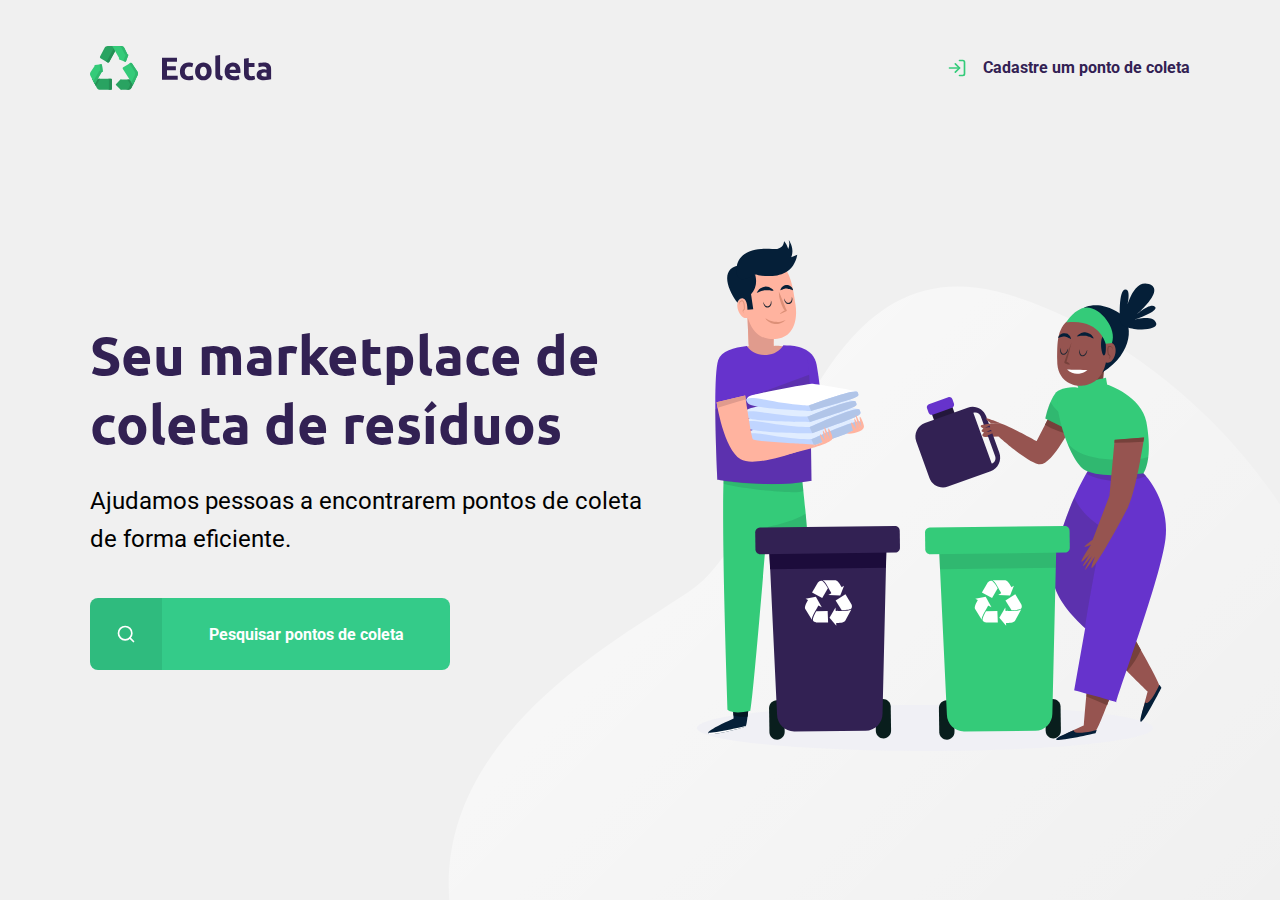
<file: public/views/index.html>
<!DOCTYPE html>

<html lang="pt_br">
<head>
    <meta charset="UTF-8">
    <meta name="viewport" content="width=device-width, initial-scale=1.0">
    <title>Ecoleta</title>

    <link href="https://fonts.googleapis.com/css2?family=Roboto&family=Ubuntu:wght@700&display=swap" rel="stylesheet">

    <link rel="stylesheet" href="/public/styles/main.css">
    <link rel="stylesheet" href="/public/styles/home.css">
    <link rel="stylesheet" href="/public/styles/modal.css">
    <link rel="stylesheet" href="/public/styles/responsive.css">

</head>
<body>

    <div id="page-home">
      <div class="content">
        <header>
          <img src="/public/assets/logo.svg" alt="logomarca">

          <a href="/public/views/create-point.html">
              <span></span>
              Cadastre um ponto de coleta
          </a>
        </header>
        <main>
          <h1>Seu marketplace de coleta de resíduos</h1>

          <p>Ajudamos pessoas a encontrarem pontos de coleta de forma eficiente.</p>

          <a href="#"><span></span><strong>Pesquisar pontos de coleta</strong></a>
        </main>
    </div>
    </div>
    <div id="modal" class="hide">
      <div class="content">
          <div class="header">
            <h1>Pontos de coleta</h1>
            <a href="#">Fechar</a>
          </div>
          <form action="/search">
              <label for="search">Cidade</label>
              <div class="search field">
                  <input type="text" name="search" placeholder="Pesquise por cidade">
                  <button href='/public/views/search-results.html'>
                    <img src="/public/assets/search.svg" alt="Buscar">
                  </button>
              </div>
          </form>
      </div>
    </div>
    <script src="/src/index.js"></script>
</body>
</html>
</file>
<file: public/styles/main.css>
:root {
    --title-color: #322153;
    --primary-color: #34cb89;
    --form-color: #f0f0f5;
    --hover-button-color: #2fb86e;
}

* {
    margin: 0;
    padding: 0;
}

html {
    font-family: Roboto, sans-serif;
}

body {
    background: #f0f0f0;
    -webkit-font-smoothing: antialised;
}

a{
    text-decoration: none;
}

h1, h2, h3, h4, h5, h6 {
    color: var(--title-color);
    font-family: Ubuntu, sans-serif;
}
</file>
<file: public/styles/home.css>
#page-home {
    height: 100vh;

    background: url('../assets/home-background.svg') no-repeat;
    background-position: 35vw bottom;
}

#page-home .content {
    width: 90%;
    height: 100%;
    max-width: 1100px;

    margin: 0 auto;
    display: flex;
    height: 100%;
    flex-direction: column;
}

#page-home header {

    margin-top: 46px;

    display: flex;
    align-items: center;
    justify-content: space-between;
}

#page-home header a {
    display: flex;

    color: var(--title-color);
    font-weight: 700;
}

#page-home header a span {

    margin-right: 16px;

    display: flex;

    background-image: url(../assets/log-in.svg);

    width: 20px;
    height: 20px;
}

#page-home main {
    max-width: 560px;

    flex: 1;

    display: flex;
    flex-direction: column;
    justify-content: center;
}

#page-home main h1{
    font-size: 54px;
}

#page-home main p {
    font-size: 24px;
    line-height: 38px;
    margin-top: 24px;
}
#page-home main a {
    width: 100%;
    max-width: 360px;
    height: 72px;

    border-radius: 8px;

    display: flex;
    align-items: center;

    margin-top: 40px;

    background-color: var(--primary-color);

    transition: 200ms;
}

#page-home main a:hover {
    background-color: var(--hover-button-color);
}

#page-home main a span {
    width: 72px;
    height: 72px;

    border-top-left-radius: 8px;
    border-bottom-left-radius: 8px;

    background-color: rgba(0, 0, 0, 0.08);
    display: flex;
    align-items: center;
    justify-content: center;
}

#page-home main a span::after {
    content: "";
    background-image: url(../assets/search.svg);

    width: 20px;
    height: 20px;
}

#page-home main a strong {
    flex: 1;
    color: white;
    text-align: center;
}
</file>
<file: public/styles/modal.css>
#modal {
    background-color: #0E0A14EF;

    height: 100%;
    width: 100%;

    position: absolute;
    top: 0;

    display: flex;
    justify-content: center;
    align-items: center;
    transition: 400ms;
}

#modal.hide {
    display: none;
}

#modal .content {
    color: white;

    width: 420px;
}

#modal .header {
    display: flex;
    align-items: center;
    justify-content: space-between;

    margin-bottom: 48px;
}

#modal .header a {
    background-image: url("../assets/x.svg");

    width: 20px;
    height: 20px;

    display: flex;

    font-size: 0.01px;
}

#modal .header h1 {
    color: white;

    font-size: 36px;
    line-height: 42px;
}

#modal form label {
    font-size: 14px;
    line-height: 16px;

    display: block;
    margin-bottom: 8px;
}

#modal form .field {
    display: flex;
}

#modal form input {
    flex: 1;

    background-color: var(--form-color);

    border-radius: 8px 0 0 8px;
    border: 0;

    padding: 16px 24px;

    font-size: 16px;
    color: #6c6c80;
}

#modal form button {
    width: 72px;
    height: 72px;

    background-color: var(--primary-color);

    border: 0;
    border-radius: 0 8px 8px 0;
}

#modal form button:hover {
    background-color: var(--hover-button-color);
}

/*point-created*/

#modal.point .content {
    display: flex;
    flex-direction: column;
    align-items: center;
}
#modal.point h1 {
    color: white;

    margin-top: 32px;
}
</file>
<file: public/styles/responsive.css>
@media (max-width: 1024px) {
    #page-home {
        background-position-x: 90vw;
    }

    #page-home .content {
        align-items: center;
        text-align: center;
    }

    #page-home header a{
        margin: 30vh 0 5vh;

        left: 50%;
        transform: translateX(-50%);
    }

    #page-home main {
        align-items: center;
    }

    #page-search-results .cards {
        grid-template-columns: 1fr;
    }

    #page-search-results .cards  img{
        height: 200px;
    }
}

@media (min-width: 1700px) {
    #page-home {
        background-position-x: 40vw;
    }
}
@media (max-height: 760px) {
    #page-home {
        background-position-y: 100px;
    }
}

@media (max-width: 1024px) and (max-height: 650px) {
    #page-home header a{
        margin: 95vh 0 5vh;
    }
}

@media (max-width: 660px) {
    #page-create-point header a span {
        margin: 0 4px 0 0;
    }

    #page-create-point form {
        padding: 40px;
    }

    #page-create-point form .fieldgroup {
        flex-direction: column;
    }

    #page-create-point form .fieldgroup .field + .field {
        margin-left: 0;
    }

    #page-create-point .items-grid {
        grid-template-columns: 1fr 1fr;
        gap: 16px;
    }

    #page-create-point form button {
        margin: 40px 21px 0 21px;
    }
}

@media (max-width: 375px) {
    #page-create-point {
        width: 95%;
        max-width: 375px;

        margin: 0 auto;
    }

    #page-create-point form {
        padding: 32px;
    }

    #page-create-point form button {
        margin: 40px 16px 0 16px;
    }

    #page-create-point .items-grid {
        gap: 4px;
    }

}
@media (max-width: 320px) {
    #page-create-point {
        width: 95%;
        max-width: 1100px;

        margin: 0 auto;
    }

    #page-create-point header a {
        margin: 0 0 0 16px;
    }

    #page-create-point form {
        padding: 20px;
    }

    #page-create-point form button {
        margin: 40px 2px 0 2px;
    }
}
</file>
